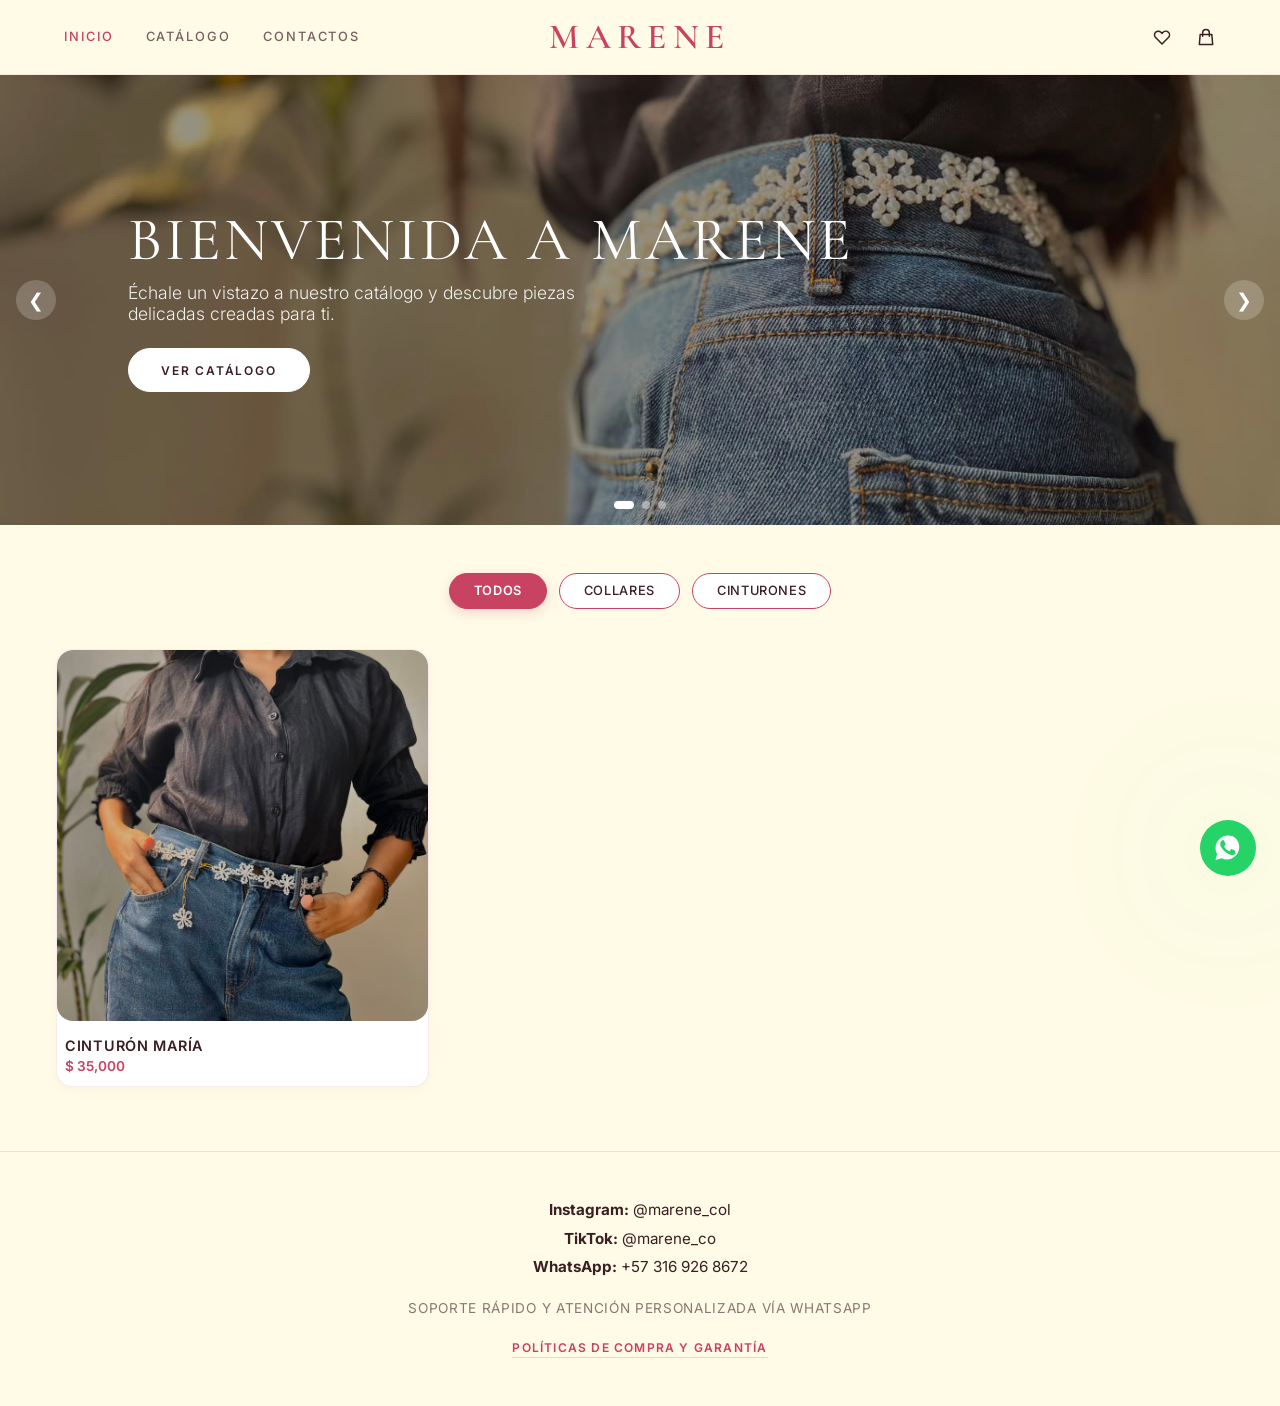
<file: index.html>
<!DOCTYPE html>
<html lang="es">
<head>
    <meta charset="UTF-8">
    <meta name="viewport" content="width=device-width, initial-scale=1.0">
    <meta name="description" content="MARENE — Collares minimalistas para mujer.">
    <title>MARENE — Collares Minimalistas</title>
    <link rel="icon" href="assets/images/favicon.svg">
    <!-- Importamos tipografías elegantes para el texto y el menú -->
    <link rel="preconnect" href="https://fonts.googleapis.com">
    <link rel="preconnect" href="https://fonts.gstatic.com" crossorigin>
    <link href="https://fonts.googleapis.com/css2?family=Cormorant+Garamond:ital,wght@0,400;0,600;1,400&family=Inter:wght@400;500;600&display=swap" rel="stylesheet">
    <style>
        :root { 
            color-scheme: light; 
            --bg-primary: #FFFBE6;      /* Amarillo crema tono pastel suave, más sutil y limpio */
            --text-main: #3A1E24;       /* Marrón rojizo muy oscuro para máxima armonía */
            --accent-main: #C84261;     /* El rosa intenso característico de MARENE */
            --accent-muted: #F3D1D9;    /* Rosa suave pastel para bordes y hovers */
        }
        html { scroll-behavior: smooth; }
        body { margin: 0; font-family: 'Inter', sans-serif; background: var(--bg-primary); color: var(--text-main); }
        * { box-sizing: border-box; }
        button, a { font: inherit; }
        a { color: inherit; text-decoration: none; }
        button { border: none; background: none; cursor: pointer; padding: 0; }

        .page-shell { min-height: 100vh; display: flex; flex-direction: column; }
        
        /* HEADER PREMIUM DE LUJO ALINEADO EN 3 COLUMNAS STRICTAS */
        .page-header { position: sticky; top: 0; z-index: 30; background: var(--bg-primary); border-bottom: 1px solid rgba(200, 66, 97, 0.1); padding: 1.2rem 0; }
        .header-inner { max-width: 1200px; margin: 0 auto; padding: 0 1.5rem; display: grid; grid-template-columns: 1fr auto 1fr; align-items: center; }
        
        /* ESTILO EXCLUSIVO EN TEXTO PARA EL NOMBRE DEL LOGO */
        .brand-text-logo { 
            font-family: 'Cormorant Garamond', serif;
            font-size: 2.2rem;
            font-weight: 600;
            color: var(--accent-main);
            letter-spacing: 0.18em;
            text-transform: uppercase;
            line-height: 1;
            text-align: center;
            display: inline-block;
            transition: transform 0.2s ease;
        }
        .brand-text-logo:hover { transform: scale(1.02); }
        
        .site-nav { display: flex; gap: 2rem; justify-content: flex-start; align-items: center; }
        .nav-link { 
            text-transform: uppercase; 
            letter-spacing: .15em; 
            font-size: .8rem; 
            color: rgba(58, 30, 36, 0.7); 
            transition: color .2s ease; 
            font-weight: 500; 
        }
        .nav-link:hover, .nav-link.active { color: var(--accent-main); }

        .header-actions { display: flex; align-items: center; gap: 1.5rem; justify-content: flex-end; }
        .header-action-btn { position: relative; display: inline-flex; align-items: center; justify-content: center; color: var(--text-main); transition: transform .2s ease; }
        .header-action-btn:hover { transform: scale(1.05); color: var(--accent-main); }
        .cart-badge-count { position: absolute; top: -6px; right: -8px; background: var(--accent-main); color: #fff; font-size: .65rem; font-weight: 700; width: 16px; height: 16px; border-radius: 50%; display: inline-flex; align-items: center; justify-content: center; }

        .hero-carousel { position: relative; width: 100%; height: clamp(350px, 50vh, 550px); overflow: hidden; background: var(--accent-muted); }
        .carousel-track { display: flex; width: 300%; height: 100%; transition: transform 0.6s cubic-bezier(0.25, 1, 0.5, 1); }
        .carousel-slide { width: 33.333%; height: 100%; position: relative; flex-shrink: 0; }
        .carousel-slide img { width: 100%; height: 100%; object-fit: cover; display: block; }
        
        .carousel-overlay-content { position: absolute; inset: 0; background: rgba(58, 30, 36, 0.2); display: flex; flex-direction: column; justify-content: center; align-items: flex-start; padding: 2rem 10%; color: #fff; text-align: left; }
        .carousel-title { font-family: 'Cormorant Garamond', serif; font-size: clamp(2.2rem, 5vw, 3.8rem); font-weight: 400; margin: 0 0 0.5rem; letter-spacing: .05em; text-transform: uppercase; line-height: 1.1; }
        .carousel-subtitle { font-size: clamp(0.85rem, 2vw, 1.1rem); margin: 0 0 1.5rem; max-width: 500px; color: rgba(255,255,255,0.9); font-weight: 300; }
        
        .btn-carousel-buy { display: inline-flex; align-items: center; justify-content: center; padding: 0.85rem 2rem; border-radius: 999px; background: #fff; color: var(--text-main); text-transform: uppercase; letter-spacing: .15em; font-size: .75rem; font-weight: 600; border: 1px solid #fff; transition: all .2s ease; }
        .btn-carousel-buy:hover { background: transparent; color: #fff; }

        .carousel-arrow { position: absolute; top: 50%; transform: translateY(-50%); background: rgba(255,255,255,0.2); color: #fff; width: 40px; height: 40px; border-radius: 50%; display: flex; align-items: center; justify-content: center; font-size: 1.2rem; transition: background .2s; z-index: 10; }
        .carousel-arrow:hover { background: rgba(255,255,255,0.4); }
        .arrow-left { left: 1rem; }
        .arrow-right { right: 1rem; }

        .carousel-indicators { position: absolute; bottom: 1rem; left: 50%; transform: translateX(-50%); display: flex; gap: 0.5rem; z-index: 10; }
        .indicator-dot { width: 8px; height: 8px; border-radius: 50%; background: rgba(255,255,255,0.4); transition: background .2s; cursor: pointer; }
        .indicator-dot.active { background: #fff; width: 20px; border-radius: 999px; }

        .filter-container { display: flex; justify-content: center; gap: 0.75rem; margin-bottom: 2.5rem; padding: 0 1rem; }
        .btn-filter { padding: 0.6rem 1.5rem; border-radius: 999px; border: 1px solid var(--accent-main); background: #fff; color: var(--text-main); font-size: .8rem; font-weight: 500; text-transform: uppercase; letter-spacing: .05em; transition: all .2s ease; }
        .btn-filter:hover { background: var(--accent-muted); color: var(--accent-main); }
        .btn-filter.active { background: var(--accent-main); color: #fff; border-color: var(--accent-main); font-weight: 600; box-shadow: 0 4px 12px rgba(200, 66, 97, 0.2); }

        .product-section { max-width: 1200px; margin: 0 auto; padding: 3rem 1rem 4rem; }
        .product-grid { display: grid; grid-template-columns: repeat(2, minmax(0, 1fr)); gap: 1rem; }
        @media (min-width: 768px) { .product-grid { grid-template-columns: repeat(3, minmax(0, 1fr)); gap: 1.5rem; } }
        
        .product-card { display: grid; gap: .75rem; text-align: left; background: #fff; border-radius: 1rem; overflow: hidden; transition: transform .2s ease; border: 1px solid rgba(200, 66, 97, 0.1); box-shadow: 0 4px 12px rgba(58, 30, 36, 0.03); }
        .product-card:hover { transform: translateY(-2px); border-color: var(--accent-main); box-shadow: 0 8px 24px rgba(200, 66, 97, 0.08); }
        .product-card-image { width: 100%; aspect-ratio: 1 / 1; overflow: hidden; background: var(--accent-muted); border-radius: 1rem; }
        .product-card-image img { width: 100%; height: 100%; object-fit: cover; display: block; }
        .product-card-body { padding: .25rem .5rem .75rem; }
        .product-card-title { margin: 0 0 .25rem; font-size: .9rem; font-weight: 600; text-transform: uppercase; letter-spacing: .05em; color: var(--text-main); }
        .product-card-price { margin: 0; color: var(--accent-main); font-size: .85rem; font-weight: 600; }

        .detail-overlay { position: fixed; inset: 0; background: rgba(58, 30, 36, 0.4); backdrop-filter: blur(4px); display: grid; place-items: center; padding: 1rem; z-index: 50; transition: opacity .25s ease; }
        .detail-overlay.hidden { display: none; }
        .detail-modal { width: min(850px, 100%); background: #fff; border-radius: 1.5rem; overflow: hidden; box-shadow: 0 24px 60px rgba(58, 30, 36, 0.15); position: relative; }
        .detail-header { display: flex; align-items: center; justify-content: space-between; padding: 1.25rem 1.5rem; border-bottom: 1px solid var(--accent-muted); }
        .detail-title { margin: 0; font-size: 1rem; text-transform: uppercase; letter-spacing: .1em; font-weight: 600; color: var(--text-main); }
        .detail-close { font-size: 1.75rem; color: var(--text-main); line-height: 1; cursor: pointer; }
        .detail-content { display: grid; grid-template-columns: 1fr; gap: 1.5rem; padding: 1.5rem; max-height: 85vh; overflow-y: auto; }
        @media (min-width: 650px) { .detail-content { grid-template-columns: 1.1fr .9fr; gap: 2rem; } }

        .cart-overlay { position: fixed; inset: 0; background: rgba(58, 30, 36, 0.4); z-index: 55; opacity: 0; pointer-events: none; transition: opacity .3s ease; }
        .cart-overlay.active { opacity: 1; pointer-events: auto; }
        .cart-drawer { position: fixed; top: 0; right: -100%; width: min(400px, 100%); height: 100vh; background: #fff; z-index: 60; box-shadow: -10px 0 40px rgba(58, 30, 36, 0.1); transition: right .3s ease; display: flex; flex-direction: column; }
        .cart-drawer.active { right: 0; }
        .cart-drawer-header { display: flex; align-items: center; justify-content: space-between; padding: 1.5rem; border-bottom: 1px solid var(--accent-muted); }
        .cart-drawer-title { margin: 0; font-size: 1.1rem; text-transform: uppercase; letter-spacing: .05em; font-weight: 700; color: var(--text-main); }
        .cart-drawer-close { font-size: 1.5rem; cursor: pointer; }
        .cart-drawer-body { flex: 1; overflow-y: auto; padding: 1.5rem; }
        .cart-drawer-footer { padding: 1.5rem; border-top: 1px solid var(--accent-muted); background: #fffafb; }
        
        #cart-checkout-btn { width: 100%; border-radius: 999px; padding: 1rem; background: var(--accent-main); color: #fff; font-weight: 600; text-transform: uppercase; letter-spacing: 0.05em; font-size: 0.85rem; transition: background 0.2s; box-shadow: 0 4px 14px rgba(200, 66, 97, 0.25); }
        #cart-checkout-btn:hover { background: #ab334f; }

        .minimal-footer { border-top: 1px solid rgba(200, 66, 97, 0.15); padding: 3rem 1rem; text-align: center; background: var(--bg-primary); margin-top: auto; }
        .footer-socials-text { display: flex; flex-direction: column; gap: 0.6rem; margin-bottom: 1.5rem; font-size: 0.95rem; color: var(--text-main); }
        .footer-socials-text p { margin: 0; }
        .footer-note { margin: 0; color: rgba(58, 30, 36, 0.6); font-size: .85rem; text-transform: uppercase; letter-spacing: .05em; }

        .whatsapp-fixed-btn { position: fixed; bottom: 1.5rem; right: 1.5rem; background: #25D366; color: #fff; width: 56px; height: 56px; border-radius: 50%; display: flex; align-items: center; justify-content: center; box-shadow: 0 4px 166px rgba(37,211,102,0.3); z-index: 40; transition: transform .2s ease; }
        .whatsapp-fixed-btn:hover { transform: scale(1.1); }
        .whatsapp-fixed-btn svg { width: 30px; height: 30px; fill: currentColor; }

        .policies-overlay { position: fixed; inset: 0; background: rgba(58, 30, 36, 0.4); backdrop-filter: blur(4px); display: grid; place-items: center; padding: 1rem; z-index: 100; opacity: 0; pointer-events: none; transition: opacity .25s ease; }
        .policies-overlay.active { opacity: 1; pointer-events: auto; }
        .policies-modal { width: min(700px, 100%); background: #fff; border-radius: 1.5rem; overflow: hidden; box-shadow: 0 24px 60px rgba(58, 30, 36, 0.15); display: flex; flex-direction: column; max-height: 85vh; }
        .policies-header { display: flex; align-items: center; justify-content: space-between; padding: 1.25rem 1.5rem; border-bottom: 1px solid var(--accent-muted); }
        .policies-title { margin: 0; font-size: 1rem; text-transform: uppercase; letter-spacing: .1em; font-weight: 600; font-family: 'Cormorant Garamond', serif; color: var(--accent-main); }
        .policies-close { font-size: 1.75rem; color: var(--text-main); line-height: 1; cursor: pointer; }
        .policies-content { padding: 1.5rem; overflow-y: auto; text-align: left; font-size: 0.9rem; line-height: 1.6; color: #555; }
        .policies-content h5 { font-size: 0.95rem; text-transform: uppercase; margin: 1.5rem 0 0.5rem; color: var(--accent-main); letter-spacing: 0.05em; border-bottom: 1px solid #f5f5f5; padding-bottom: 0.2rem; }
        .policies-content ul { padding-left: 1.2rem; margin: 0 0 1rem; }
        .policies-content li { margin-bottom: 0.4rem; }

        .no-scroll { overflow: hidden; }

        @media (max-width: 768px) {
            .header-inner { display: flex; flex-direction: column; text-align: center; gap: 1rem; padding: 0.5rem 1rem; }
            .site-nav { justify-content: center; order: 2; gap: 1.5rem; }
            .header-actions { justify-content: center; order: 3; }
            .brand-text-logo { order: 1; font-size: 1.8rem; }
        }
    </style>
</head>
<body>
    <div class="page-shell">
        <header class="page-header">
            <div class="header-inner">
                <nav class="site-nav" aria-label="Navegación principal">
                    <a class="nav-link active" href="#inicio">Inicio</a>
                    <a class="nav-link" href="#productos">Catálogo</a>
                    <a class="nav-link" href="#footer">Contactos</a>
                </nav>

                <div style="display: flex; justify-content: center;">
                    <a href="#inicio" class="brand-text-logo">MARENE</a>
                </div>

                <div class="header-actions">
                    <button class="header-action-btn" aria-label="Ver Favoritos">
                        <svg width="20" height="20" fill="none" stroke="currentColor" stroke-width="1.8" viewBox="0 0 24 24"><path stroke-linecap="round" stroke-linejoin="round" d="M4.318 6.318a4.5 4.5 0 000 6.364L12 20.364l7.682-7.682a4.5 4.5 0 00-6.364-6.364L12 7.636l-1.318-1.318a4.5 4.5 0 00-6.364 0z"/></svg>
                    </button>
                    <button class="header-action-btn" id="cart-toggle-icon-btn" onclick="openCartDrawer()" aria-label="Abrir Carrito">
                        <svg width="20" height="20" fill="none" stroke="currentColor" stroke-width="1.8" viewBox="0 0 24 24"><path stroke-linecap="round" stroke-linejoin="round" d="M16 11V7a4 4 0 00-8 0v4M5 9h14l1 12H4L5 9z"/></svg>
                        <span class="cart-badge-count" style="display: none;">0</span>
                    </button>
                </div>
            </div>
        </header>

        <main id="inicio">
            <section class="hero-carousel" aria-label="Destacados de la marca">
                <button class="carousel-arrow arrow-left" onclick="moveSlide(-1)" aria-label="Anterior slide">&#10094;</button>
                <button class="carousel-arrow arrow-right" onclick="moveSlide(1)" aria-label="Siguiente slide">&#10095;</button>
                
                <div class="carousel-track" id="carouselTrack">
                    <!-- FOTO Y TEXTO 1: BIENVENIDA -->
                    <div class="carousel-slide">
                        <img src="assets/images/banner1.jpg" alt="Bienvenida a MARENE">
                        <div class="carousel-overlay-content">
                            <h2 class="carousel-title">Bienvenida a MARENE</h2>
                            <p class="carousel-subtitle">Échale un vistazo a nuestro catálogo y descubre piezas delicadas creadas para ti.</p>
                            <a href="#productos" class="btn-carousel-buy">Ver Catálogo</a>
                        </div>
                    </div>
                    <!-- FOTO Y TEXTO 2: COMPLEMENTOS -->
                    <div class="carousel-slide">
                        <img src="assets/images/banner2.jpg" alt="Estilo Esencial">
                        <div class="carousel-overlay-content">
                            <h2 class="carousel-title">Estilo Esencial</h2>
                            <p class="carousel-subtitle">Todo lo necesario para complementar tus outfits y añadir un toque sutil y distinguido.</p>
                            <a href="#productos" class="btn-carousel-buy">Explorar Colección</a>
                        </div>
                    </div>
                    <!-- FOTO Y TEXTO 3: COMPRA -->
                    <div class="carousel-slide">
                        <img src="assets/images/banner3.jpg" alt="Detalles Únicos">
                        <div class="carousel-overlay-content">
                            <h2 class="carousel-title">Detalles Únicos</h2>
                            <p class="carousel-subtitle">Haz tu compra aquí de forma rápida y segura con atención personalizada.</p>
                            <a href="#productos" class="btn-carousel-buy">Comprar Ahora</a>
                        </div>
                    </div>
                </div>

                <div class="carousel-indicators">
                    <span class="indicator-dot active" onclick="goToSlide(0)"></span>
                    <span class="indicator-dot" onclick="goToSlide(1)"></span>
                    <span class="indicator-dot" onclick="goToSlide(2)"></span>
                </div>
            </section>

            <section class="product-section" id="productos">
                <div class="filter-container">
                    <button class="btn-filter active" onclick="applyCategoryFilter('all', this)">Todos</button>
                    <button class="btn-filter" onclick="applyCategoryFilter('collares', this)">Collares</button>
                    <button class="btn-filter" onclick="applyCategoryFilter('cinturones', this)">Cinturones</button>
                </div>
                <div class="product-grid" id="product-grid"></div>
            </section>
        </main>
        
        <footer class="minimal-footer" id="footer">
           <div class="footer-socials-text">
                <p><strong>Instagram:</strong> @marene_col</p>
                <p><strong>TikTok:</strong> @marene_co</p>
                <p><strong>WhatsApp:</strong> +57 316 926 8672</p>
            </div>
            <p class="footer-note">Soporte rápido y atención personalizada vía WhatsApp</p>
            <button type="button" onclick="togglePolicies(true)" style="margin-top: 1.5rem; font-size: 0.75rem; text-transform: uppercase; letter-spacing: 0.1em; color: var(--accent-main); border-bottom: 1px solid var(--accent-muted); padding-bottom: 2px; font-weight: 600;">Políticas de Compra y Garantía</button>
        </footer>
    </div>

    <a href="https://wa.me/573169268672?text=Hola, me gustaría hacer un pedido" class="whatsapp-fixed-btn" target="_blank" rel="noopener noreferrer" aria-label="Escríbenos por WhatsApp">
        <svg viewBox="0 0 24 24"><path d="M12.012 2c-5.508 0-9.988 4.479-9.988 9.987 0 1.763.46 3.42 1.262 4.861l-1.286 4.697 4.811-1.261a9.92 9.92 0 0 0 4.201.936h.004c5.499 0 9.996-4.481 9.996-9.99 0-2.67-1.037-5.178-2.922-7.062C17.202 3.14 14.701 2 12.012 2zm6.136 14.195c-.269.756-1.564 1.385-2.146 1.442-.519.052-1.201.074-1.921-.157-.457-.146-1.026-.344-1.758-.661-3.111-1.347-5.114-4.512-5.269-4.72-.156-.207-1.272-1.696-1.272-3.235 0-1.539.802-2.296 1.087-2.608.285-.311.622-.389.829-.389.207 0 .415.004.596.012.191.008.446-.073.701.539.269.648.918 2.242.996 2.403.078.161.13.348.026.56-.104.212-.156.342-.311.518-.156.177-.327.394-.467.529-.156.145-.322.304-.139.617.182.311.81 1.324 1.737 2.152.923.824 1.701 1.08 2.012 1.208.311.129.493.109.674-.099.181-.207.778-.902.986-1.213.207-.311.415-.259.699-.155.285.104 1.815.856 2.126 1.011.311.155.518.233.596.363.078.13.078.752-.191 1.508z"/></svg>
    </a>

    <div id="detail-overlay" class="detail-overlay hidden" aria-hidden="true">
        <div class="detail-modal" role="dialog" aria-modal="true">
            <div class="detail-header">
                <p class="detail-title">Detalle de la Pieza</p>
                <span id="detail-close" class="detail-close">&times;</span>
            </div>
            <div class="detail-content"></div>
        </div>
    </div>

    <div id="cart-overlay" class="cart-overlay"></div>
    <div id="cart-drawer" class="cart-drawer">
        <div class="cart-drawer-header">
            <p class="cart-drawer-title">Mi Carrito</p>
            <span id="cart-close-btn" class="cart-drawer-close" onclick="closeCartDrawer()">&times;</span>
        </div>
        <div class="cart-drawer-body" id="cart-drawer-items"></div>
        <div class="cart-drawer-footer">
            <div style="display: flex; justify-content: space-between; font-weight: 700; margin-bottom: 1rem; font-size: 1.05rem;">
                <span>Subtotal:</span>
                <span id="cart-subtotal-val">$0 COP</span>
            </div>
            <button id="cart-checkout-btn" class="btn-primary" onclick="if(typeof checkoutWhatsApp === 'function') checkoutWhatsApp()">Confirmar Pedido por WhatsApp</button>
        </div>
    </div>

    <div id="policies-overlay" class="policies-overlay" aria-hidden="true">
        <div class="policies-modal">
            <div class="policies-header">
                <p class="policies-title">Políticas de Compra y Garantía — MARENE</p>
                <span onclick="togglePolicies(false)" class="policies-close">&times;</span>
            </div>
            <div class="policies-content">
                <p>En <strong>MARENE</strong> diseñamos y elaboramos cada pieza a mano mediante procesos artesanales de alta precisión. Al realizar tu compra, aceptas nuestros términos de servicio:</p>
                
                <h5>1. Producción Bajo Pedido</h5>
                <p>Todos nuestros accesorios se confeccionan exclusivamente bajo pedido. El tiempo estimado de tejido te será comunicado al confirmar tu orden vía WhatsApp y variará según la complejidad y la cantidad de pedidos en proceso en el taller.</p>
                
                <h5>2. Gestión de Pagos</h5>
                <ul>
                    <li><strong>Anticipo:</strong> Se requiere un anticipo obligatorio del <strong>50% del valor total</strong> del producto para iniciar la fabricación.</li>
                    <li><strong>Saldo:</strong> El 50% restante más el costo de envío debe liquidarse antes del despacho o en el momento de la entrega presencial acordada.</li>
                    <li><strong>Medios autorizados:</strong> Transferencias a través de Nequi, Nu y efectivo en entregas locales.</li>
                </ul>

                <h5>3. Cambios y Cancelaciones</h5>
                <p>Una vez recibido el anticipo y comenzada la manufactura, <strong>no se realizan reembolsos ni cancelaciones</strong>, ya que los recursos se invierten de inmediato en la compra de insumos. Los ajustes de diseño solo se evaluarán dentro de las primeras horas de la solicitud.</p>

                <h5>4. Envíos y Rastreo</h5>
                <p>Realizamos envíos asegurados a toda Colombia. Al despachar el paquete, te compartiremos el número de guía de la transportadora para su monitoreo en tiempo real.</p>

                <h5>5. Daños en Transporte</h5>
                <p>Si tu joya sufre daños en el traslado, debes reportarlo en las primeras 24 horas adjuntando fotografías claras de la caja o bolsa de seguridad externa sellada y del producto.</p>

                <h5>6. Cobertura de Garantía</h5>
                <p>Ofrecemos <strong>30 días de garantía</strong> por fallas técnicas latentes (cierres, costuras de hilos o uniones defectuosas). La garantía queda anulada por golpes, mal uso o contacto directo con agua, perfumes, cremas o químicos.</p>

                <h5>7. Guía de Cuidado Esencial</h5>
                <p>Para prolongar la vida útil de tus joyas: evita la humedad y el contacto con químicos, almacena cada pieza de forma individual en un entorno seco y límpiala usando únicamente un paño de microfibra seco.</p>
            </div>
        </div>
    </div>

    <!-- SCRIPTS DE COMPORTAMIENTO -->
    <script src="js/data.js"></script>
    <script src="js/cart.js"></script>
    <script src="js/main.js"></script>
    <script>
        let currentSlideIndex = 0;
        const totalSlides = 3;
        
        function updateSlidePosition() {
            const track = document.getElementById('carouselTrack');
            const dots = document.querySelectorAll('.indicator-dot');
            if(track) {
                track.style.transform = `translateX(-${currentSlideIndex * 33.333}%)`;
            }
            dots.forEach((dot, idx) => {
                if(idx === currentSlideIndex) dot.classList.add('active');
                else dot.classList.remove('active');
            });
        }

        function moveSlide(direction) {
            currentSlideIndex = (currentSlideIndex + direction + totalSlides) % totalSlides;
            updateSlidePosition();
        }

        function goToSlide(index) {
            currentSlideIndex = index;
            updateSlidePosition();
        }

        // Renderiza los productos en la cuadrícula principal al cargar
        function initShopPage() {
            const grid = document.getElementById('product-grid');
            if (!grid || !window.PRODUCTS) return;

            let html = '';
            window.PRODUCTS.forEach(product => {
                html += window.createProductCardHTML(product);
            });
            grid.innerHTML = html;
        }

        // Abre el modal de detalle del producto (usa la estructura real de este HTML)
        function openProductDetail(productId) {
            if (!window.PRODUCTS) return;
            const product = window.PRODUCTS.find(p => p.id === productId);
            if (!product) return;

            const overlay = document.getElementById('detail-overlay');
            const content = document.querySelector('.detail-content');
            if (!overlay || !content) return;

            const imgUrl = (product.images && product.images.length > 0) ? product.images[0] : product.image;
            const thumbsHtml = (product.images || [product.image]).map((img, i) => `
                <img src="${img}" alt="${product.name} - vista ${i + 1}" style="width:60px; height:60px; object-fit:cover; border-radius:.5rem; margin-right:.5rem; cursor:pointer; border:2px solid ${i === 0 ? 'var(--accent-main)' : 'transparent'};" onclick="document.getElementById('detail-main-img').src='${img}'">
            `).join('');

            content.innerHTML = `
                <div>
                    <img id="detail-main-img" src="${imgUrl}" alt="${product.name}" style="width:100%; border-radius: 1rem; aspect-ratio:1/1; object-fit:cover;">
                    <div style="display:flex; margin-top:.75rem;">${thumbsHtml}</div>
                </div>
                <div>
                    <h2 style="font-family:'Cormorant Garamond', serif; margin:0 0 .5rem; text-transform:uppercase;">${product.name}</h2>
                    <p style="color: var(--accent-main); font-weight:700; font-size:1.3rem; margin:0 0 1rem;">$ ${product.price.toLocaleString('co-CO')}</p>
                    <p style="line-height:1.6; color:#555;">${product.description}</p>
                    <ul style="padding-left:1.2rem; color:#555; line-height:1.6;">
                        ${(product.features || []).map(f => `<li>${f}</li>`).join('')}
                    </ul>
                    <button onclick="if(typeof addToCart==='function') addToCart('${product.id}', 1)" style="width:100%; margin-top:1rem; border-radius:999px; padding:1rem; background: var(--accent-main); color:#fff; font-weight:600; text-transform:uppercase; letter-spacing:.05em; font-size:.85rem;">Añadir al carrito</button>
                </div>
            `;

            overlay.classList.remove('hidden');
            document.body.style.overflow = 'hidden';
        }

        // Cierra el modal de detalle
        function closeProductDetail() {
            const overlay = document.getElementById('detail-overlay');
            if (overlay) overlay.classList.add('hidden');
            document.body.style.overflow = '';
        }

        // Lógica de filtrado dinámico local
        function applyCategoryFilter(category, currentButton) {
            document.querySelectorAll('.btn-filter').forEach(btn => btn.classList.remove('active'));
            currentButton.classList.add('active');

            const productCards = document.querySelectorAll('.product-card');
            productCards.forEach(card => {
                const cardId = card.getAttribute('data-id') || card.id;
                const matchProduct = window.PRODUCTS?.find(p => p.id === cardId || cardId.includes(p.id));
                
                if (matchProduct) {
                    if (category === 'all' || matchProduct.category === category) {
                        card.style.display = 'grid';
                    } else {
                        card.style.display = 'none';
                    }
                }
            });
        }

        // Lógica del Modal de Políticas
        function togglePolicies(show) {
            const overlay = document.getElementById('policies-overlay');
            if(show) {
                overlay.classList.add('active');
                document.body.style.overflow = 'hidden';
            } else {
                overlay.classList.remove('active');
                document.body.style.overflow = '';
            }
        }

        setInterval(() => {
            moveSlide(1);
        }, 5000);

        // Evento que arranca la tienda apenas carga la página
        document.addEventListener('DOMContentLoaded', () => {
            if (typeof initShopPage === 'function') {
                initShopPage();
            }

            const detailCloseBtn = document.getElementById('detail-close');
            if (detailCloseBtn) detailCloseBtn.addEventListener('click', closeProductDetail);

            const detailOverlay = document.getElementById('detail-overlay');
            if (detailOverlay) {
                detailOverlay.addEventListener('click', (e) => {
                    if (e.target === detailOverlay) closeProductDetail();
                });
            }
        });
    </script>
</body>
</html>
</file>
